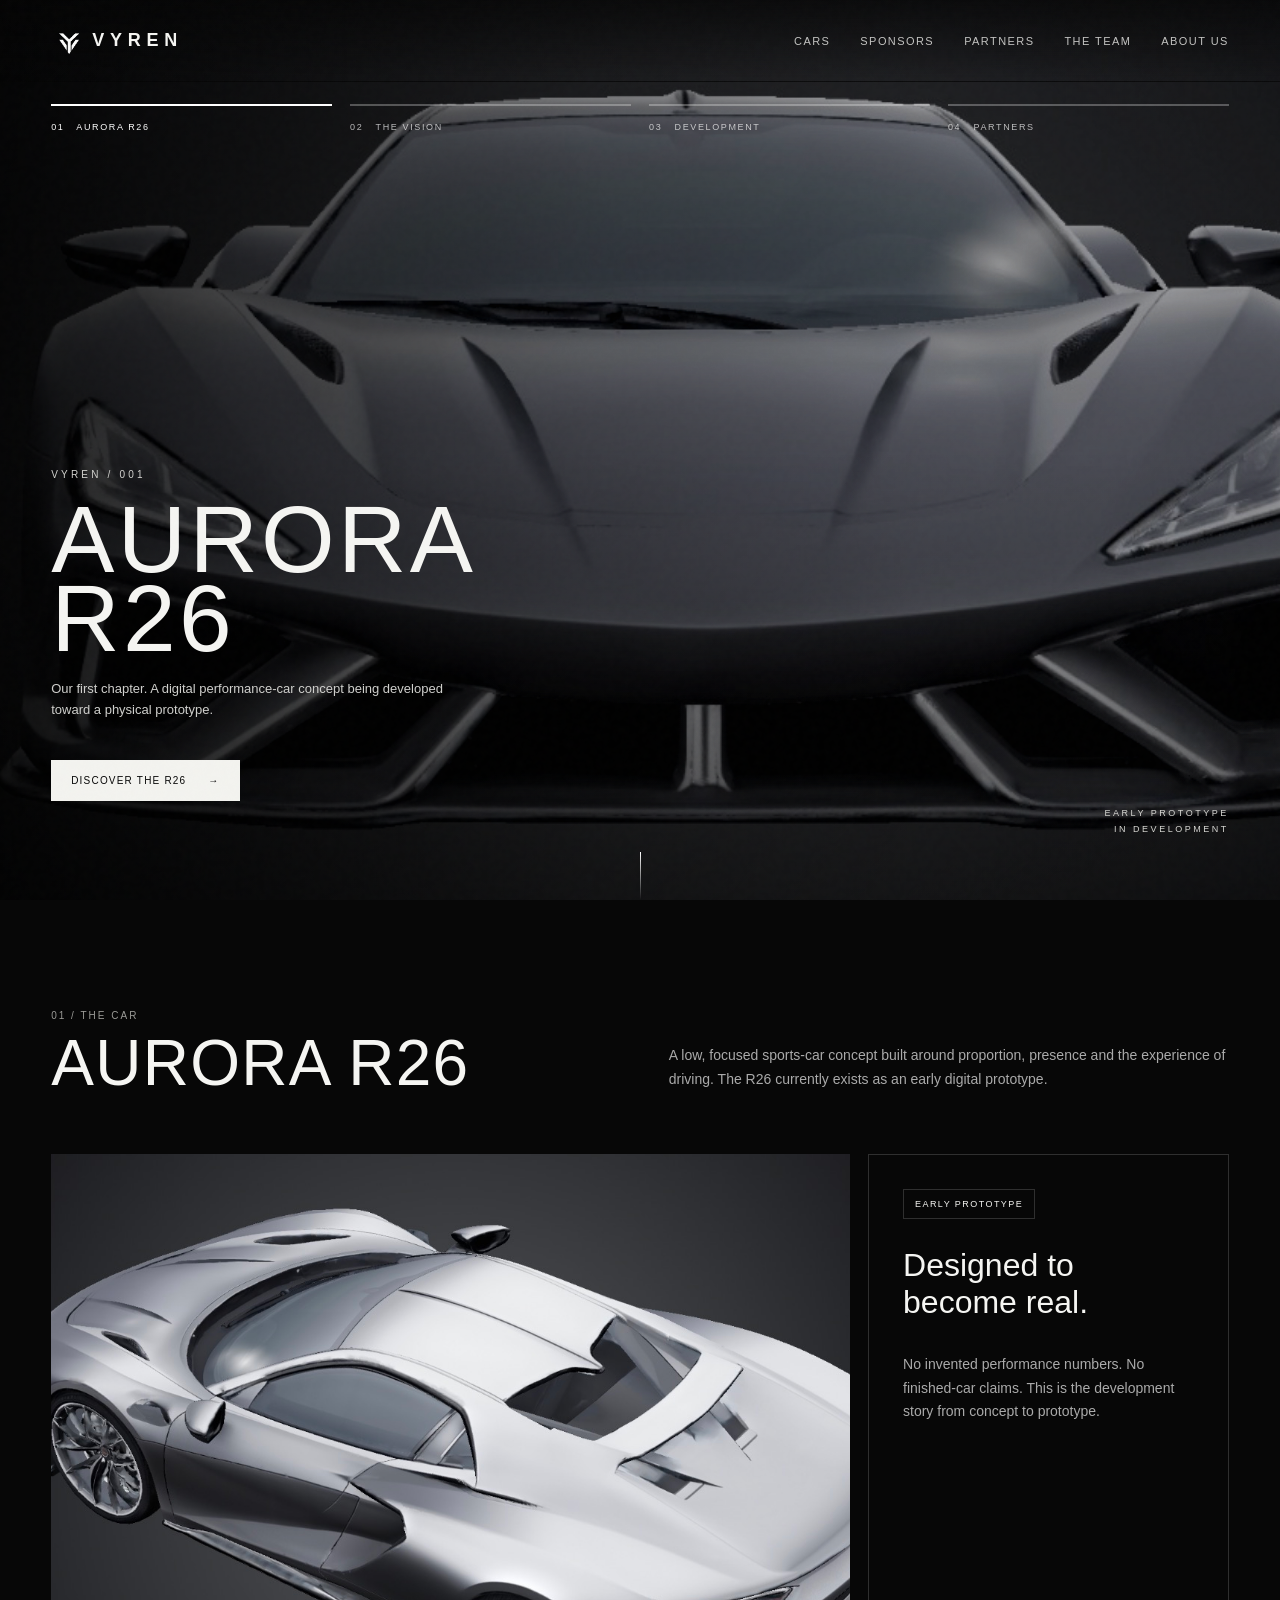
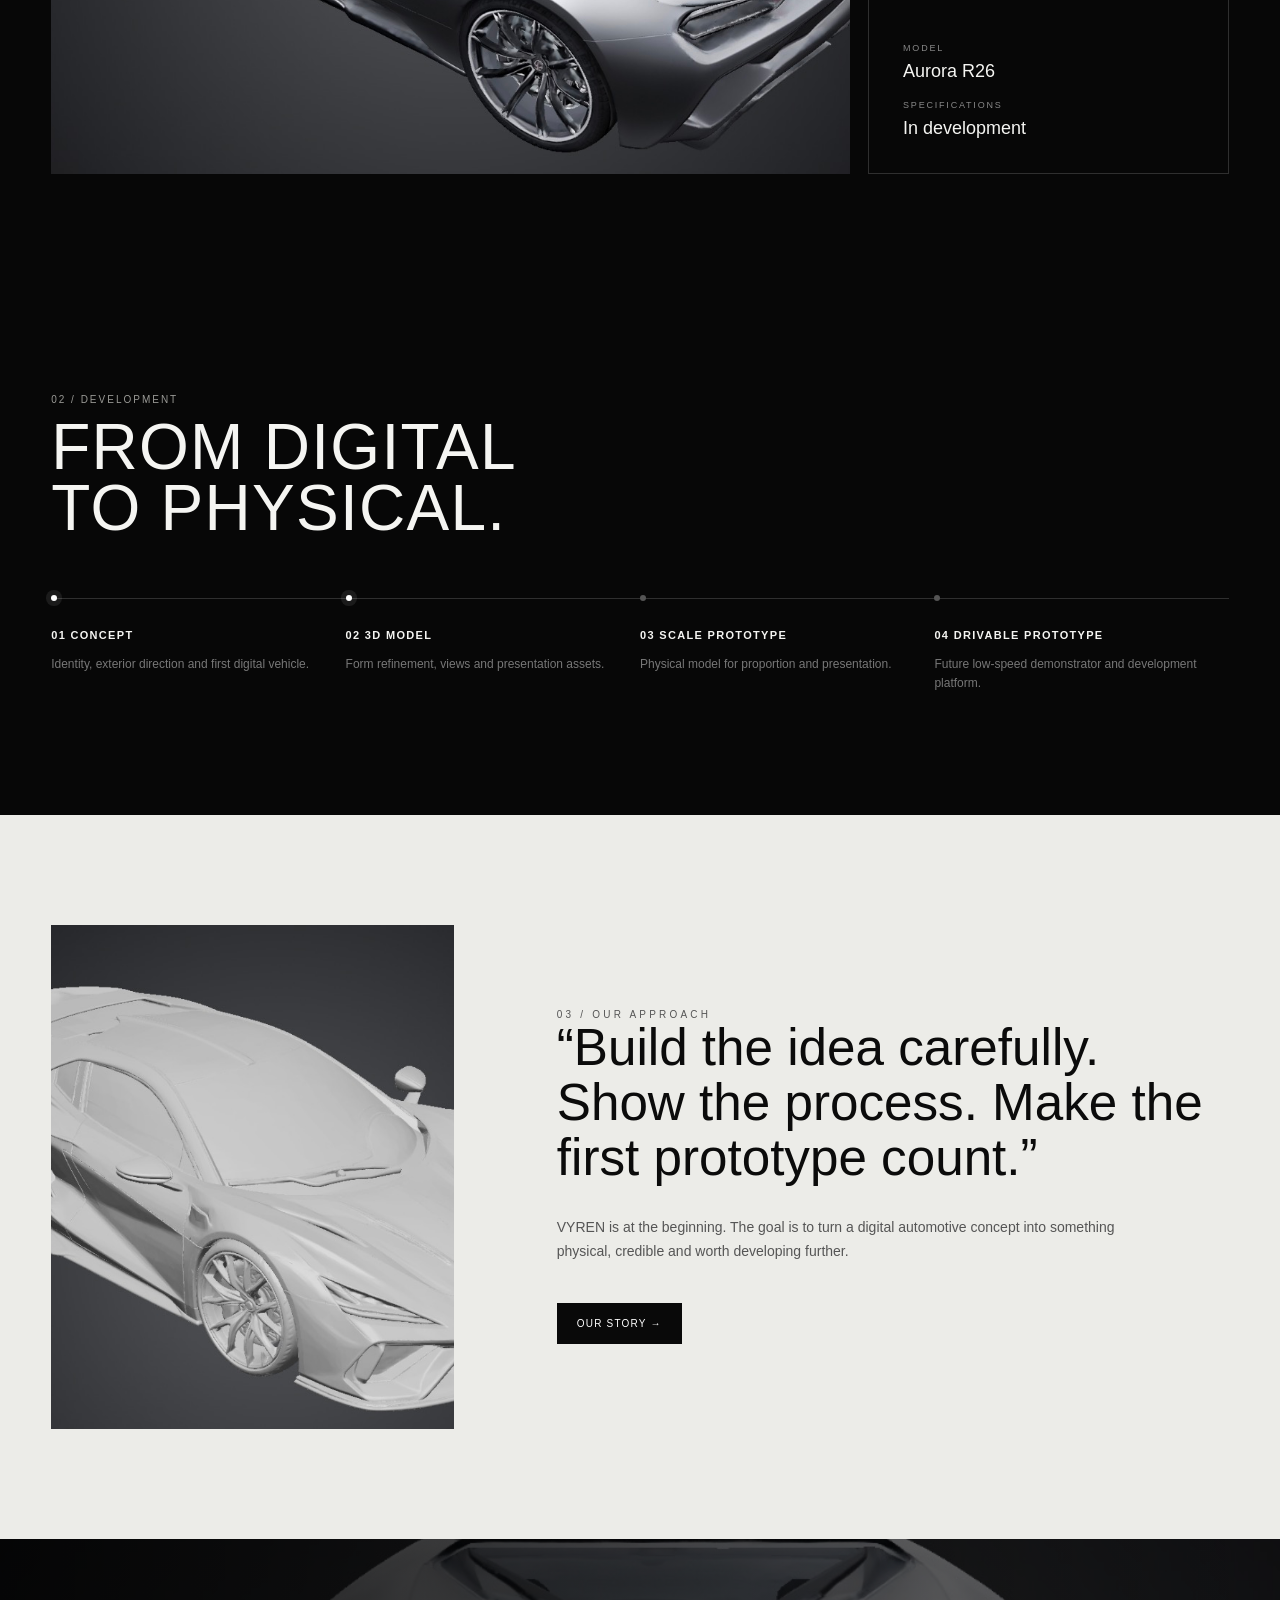
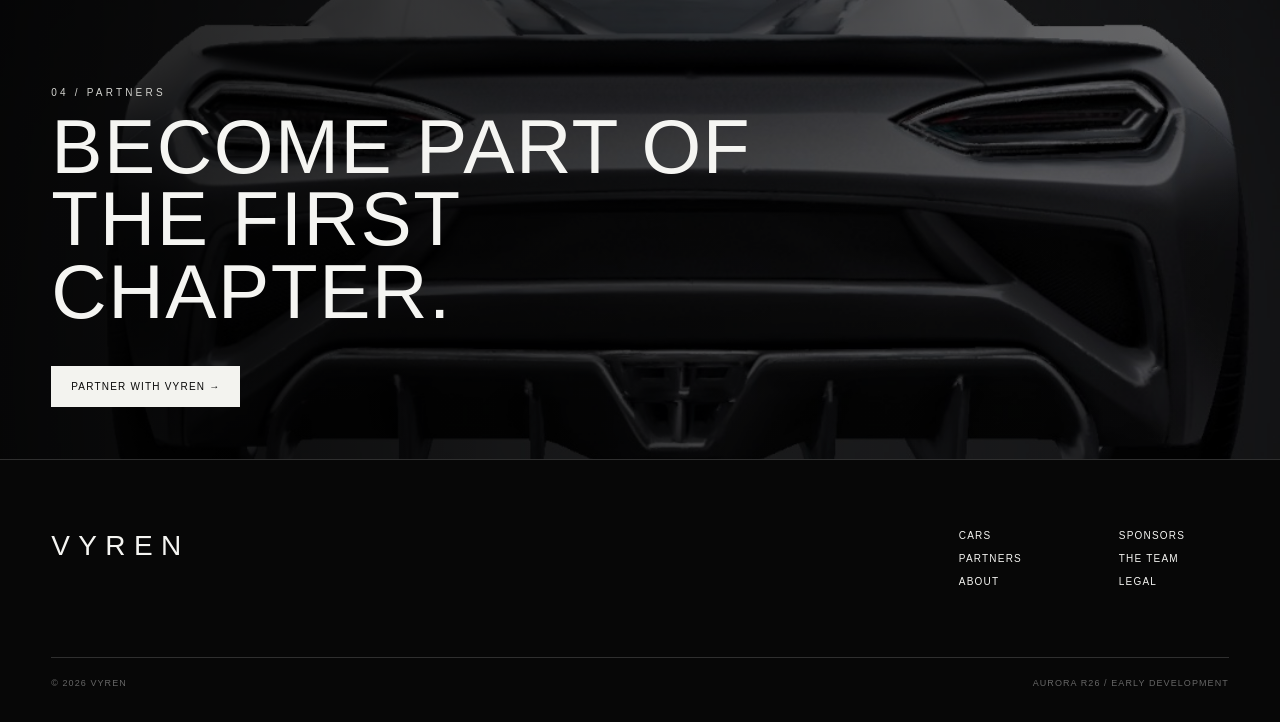
<file: index.html>
<!doctype html><html lang="en"><head><meta charset="utf-8"><meta name="viewport" content="width=device-width,initial-scale=1"><meta name="theme-color" content="#070707"><title>VYREN — Aurora R26</title><meta name="description" content="VYREN Aurora R26 — an early-stage performance car project moving from digital concept toward physical prototype."><link rel="stylesheet" href="styles.css"></head><body>
<header class="header"><a class="brand" href="index.html"><img src="assets/vyren-mark.png" alt="VYREN mark">VYREN</a><nav class="nav"><a href="cars.html">Cars</a><a href="sponsors.html">Sponsors</a><a href="partners.html">Partners</a><a href="team.html">The Team</a><a href="about.html">About Us</a></nav><button class="menu" aria-label="Menu">☰</button></header>
<main>
<section class="hero">
<div class="slides">
<div class="slide active"><img src="assets/front.jpeg" alt="Aurora R26 front view"></div>
<div class="slide"><img src="assets/front-top.jpeg" alt="Aurora R26 upper front view"></div>
<div class="slide"><img src="assets/rear-three-quarter.jpeg" alt="Aurora R26 rear three-quarter view"></div>
<div class="slide"><img src="assets/rear.jpeg" alt="Aurora R26 rear view"></div>
</div>
<div class="storybar"><button class="story active"><span class="track"><span class="fill"></span></span><span class="story-label">01&nbsp;&nbsp; AURORA R26</span></button><button class="story"><span class="track"><span class="fill"></span></span><span class="story-label">02&nbsp;&nbsp; THE VISION</span></button><button class="story"><span class="track"><span class="fill"></span></span><span class="story-label">03&nbsp;&nbsp; DEVELOPMENT</span></button><button class="story"><span class="track"><span class="fill"></span></span><span class="story-label">04&nbsp;&nbsp; PARTNERS</span></button></div>
<div class="hero-copy"><div class="eyebrow">VYREN / 001</div><h1><span>AURORA</span><span>R26</span></h1><p>Our first chapter. A digital performance-car concept being developed toward a physical prototype.</p><a class="btn" href="aurora-r26.html">Discover the R26 <span>→</span></a></div>
<div class="hero-meta">EARLY PROTOTYPE<br>IN DEVELOPMENT</div><div class="scrollcue"></div>
</section>
<section class="section"><div class="section-head reveal"><div><div class="section-index">01 / THE CAR</div><h2>AURORA R26</h2></div><p class="lead">A low, focused sports-car concept built around proportion, presence and the experience of driving. The R26 currently exists as an early digital prototype.</p></div><div class="feature reveal"><div class="feature-media"><img src="assets/rear-three-quarter.jpeg" alt="Aurora R26 concept"></div><div class="feature-side"><div><span class="status">Early prototype</span><h3 style="font-size:32px;font-weight:400;margin-top:28px">Designed to become real.</h3><p class="lead">No invented performance numbers. No finished-car claims. This is the development story from concept to prototype.</p></div><div><div class="spec-label">Model</div><div class="spec-value">Aurora R26</div><br><div class="spec-label">Specifications</div><div class="spec-value">In development</div></div></div></div></section>
<section class="section"><div class="section-head reveal"><div><div class="section-index">02 / DEVELOPMENT</div><h2>FROM DIGITAL<br>TO PHYSICAL.</h2></div></div><div class="timeline reveal"><div class="step current"><b>01 Concept</b><p>Identity, exterior direction and first digital vehicle.</p></div><div class="step current"><b>02 3D Model</b><p>Form refinement, views and presentation assets.</p></div><div class="step"><b>03 Scale Prototype</b><p>Physical model for proportion and presentation.</p></div><div class="step"><b>04 Drivable Prototype</b><p>Future low-speed demonstrator and development platform.</p></div></div></section>
<section class="section light"><div class="editorial reveal"><img src="assets/front-three-quarter-clay.jpeg" alt="Aurora R26 development model"><div><div class="kicker" style="color:#555">03 / OUR APPROACH</div><p class="quote">“Build the idea carefully. Show the process. Make the first prototype count.”</p><p class="lead">VYREN is at the beginning. The goal is to turn a digital automotive concept into something physical, credible and worth developing further.</p><a class="btn" style="background:#090909;color:white" href="about.html">Our story →</a></div></div></section>
<section class="cta-band"><img src="assets/rear.jpeg" alt="Aurora R26 rear"><div class="cta-content reveal"><div class="kicker">04 / PARTNERS</div><h2>BECOME PART OF<br>THE FIRST CHAPTER.</h2><a class="btn" href="sponsors.html">Partner with VYREN →</a></div></section>
</main>
<footer class="footer"><div class="footer-top"><div class="footer-brand">VYREN</div><div class="footer-nav"><a href="cars.html">Cars</a><a href="sponsors.html">Sponsors</a><a href="partners.html">Partners</a><a href="team.html">The Team</a><a href="about.html">About</a><a href="legal.html">Legal</a></div></div><div class="footer-bottom"><span>© 2026 VYREN</span><span>Aurora R26 / Early Development</span></div></footer><script src="script.js"></script></body></html>
</file>
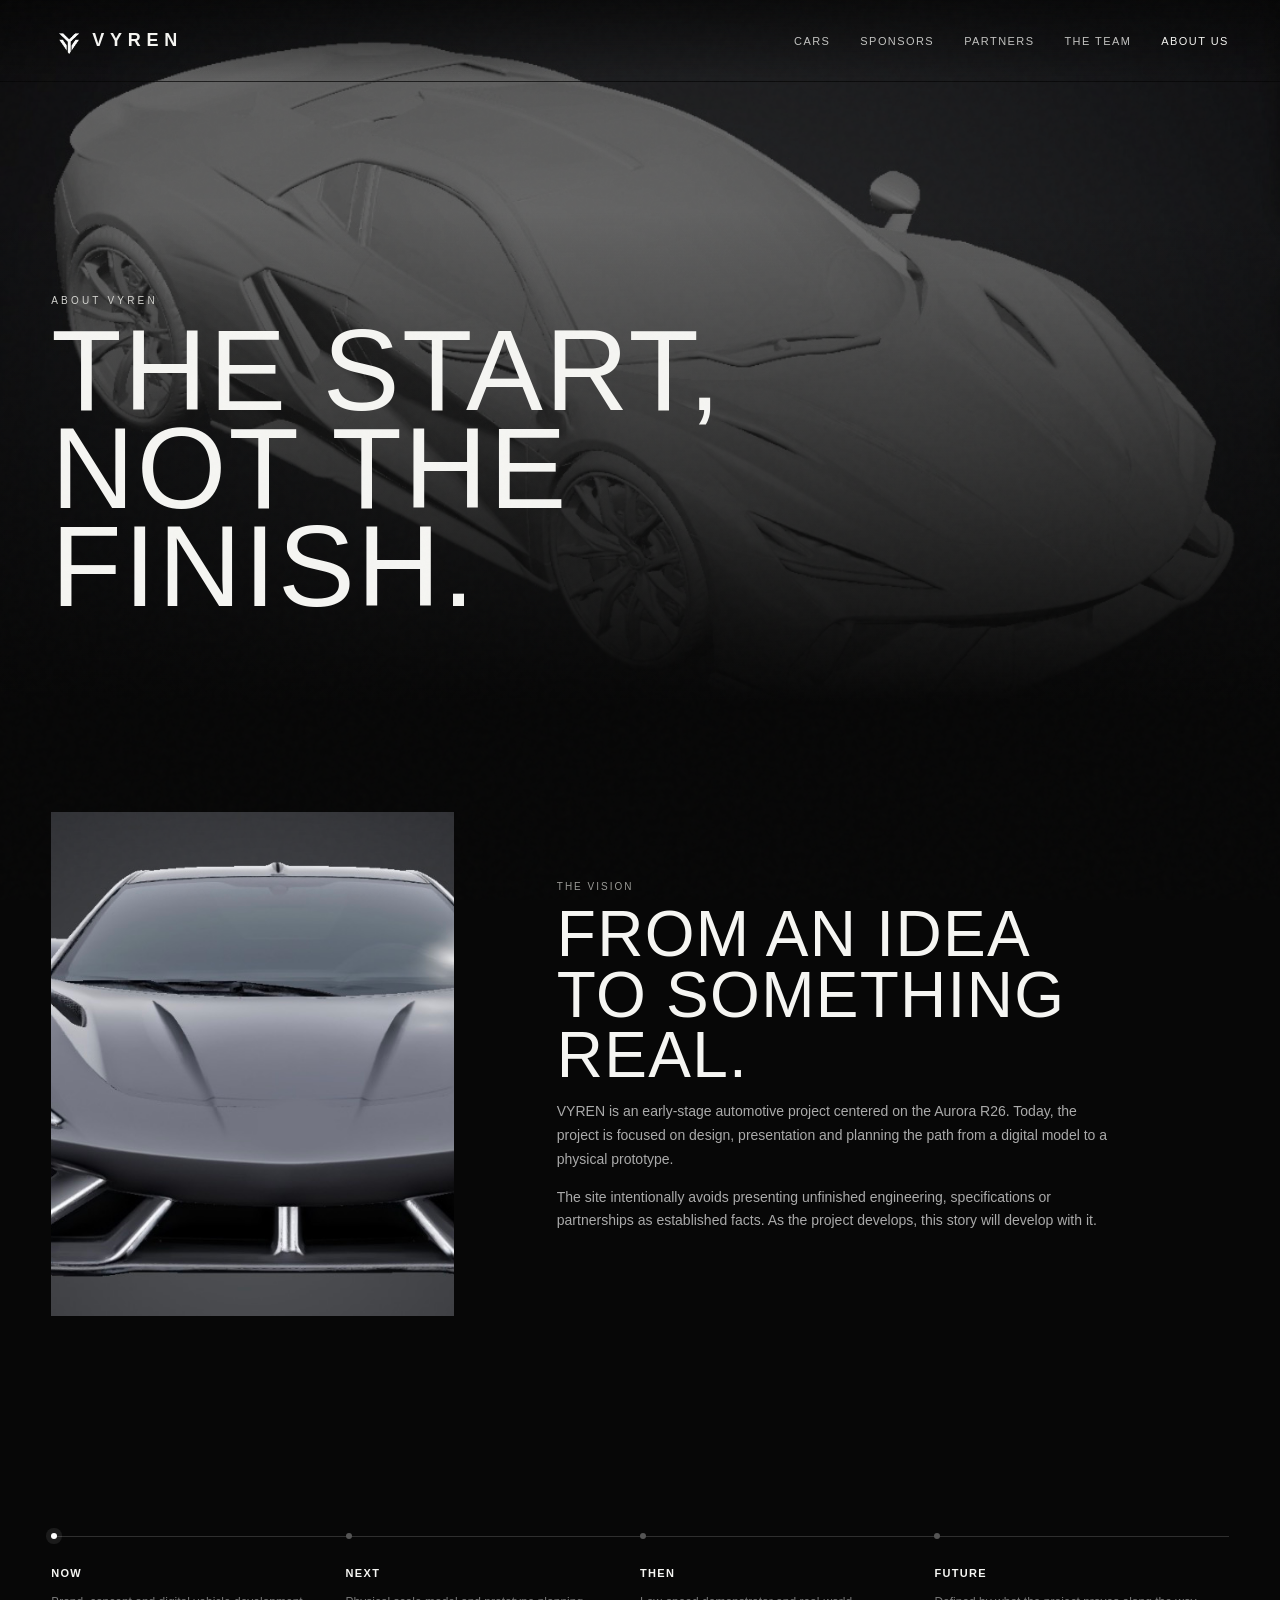
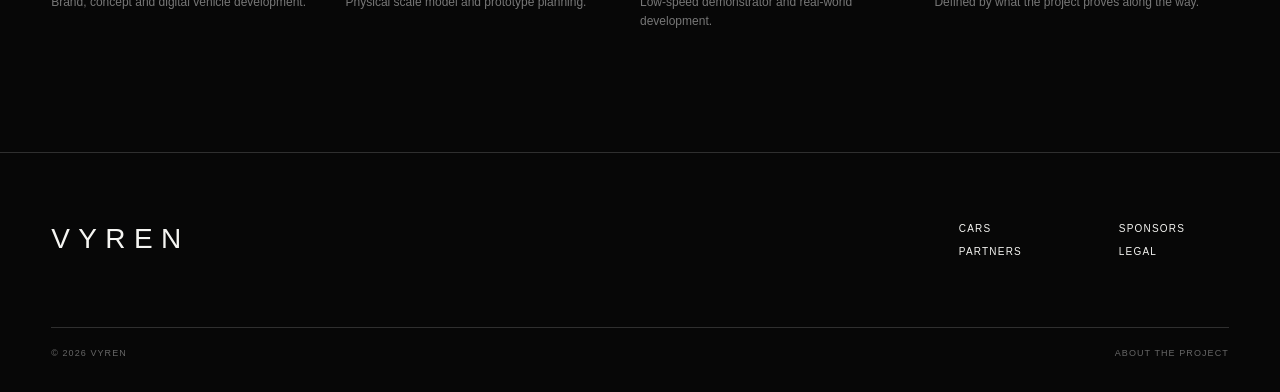
<file: about.html>
<!doctype html><html lang="en"><head><meta charset="utf-8"><meta name="viewport" content="width=device-width,initial-scale=1"><title>About — VYREN</title><link rel="stylesheet" href="styles.css"></head><body><header class="header"><a class="brand" href="index.html"><img src="assets/vyren-mark.png" alt="VYREN">VYREN</a><nav class="nav"><a href="cars.html">Cars</a><a href="sponsors.html">Sponsors</a><a href="partners.html">Partners</a><a href="team.html">The Team</a><a class="active" href="about.html">About Us</a></nav><button class="menu">☰</button></header><main><section class="page-hero has-image"><img src="assets/front-three-quarter-clay.jpeg" alt="Aurora R26 concept"><div class="inner"><div class="kicker">ABOUT VYREN</div><h1>THE START,<br>NOT THE FINISH.</h1></div></section><section class="section"><div class="editorial reveal"><img src="assets/front.jpeg" alt="Aurora R26"><div><div class="section-index">THE VISION</div><h2>FROM AN IDEA<br>TO SOMETHING REAL.</h2><p class="lead">VYREN is an early-stage automotive project centered on the Aurora R26. Today, the project is focused on design, presentation and planning the path from a digital model to a physical prototype.</p><p class="lead">The site intentionally avoids presenting unfinished engineering, specifications or partnerships as established facts. As the project develops, this story will develop with it.</p></div></div></section><section class="section"><div class="timeline reveal"><div class="step current"><b>Now</b><p>Brand, concept and digital vehicle development.</p></div><div class="step"><b>Next</b><p>Physical scale model and prototype planning.</p></div><div class="step"><b>Then</b><p>Low-speed demonstrator and real-world development.</p></div><div class="step"><b>Future</b><p>Defined by what the project proves along the way.</p></div></div></section></main><footer class="footer"><div class="footer-top"><div class="footer-brand">VYREN</div><div class="footer-nav"><a href="cars.html">Cars</a><a href="sponsors.html">Sponsors</a><a href="partners.html">Partners</a><a href="legal.html">Legal</a></div></div><div class="footer-bottom"><span>© 2026 VYREN</span><span>About the project</span></div></footer><script src="script.js"></script></body></html>
</file>
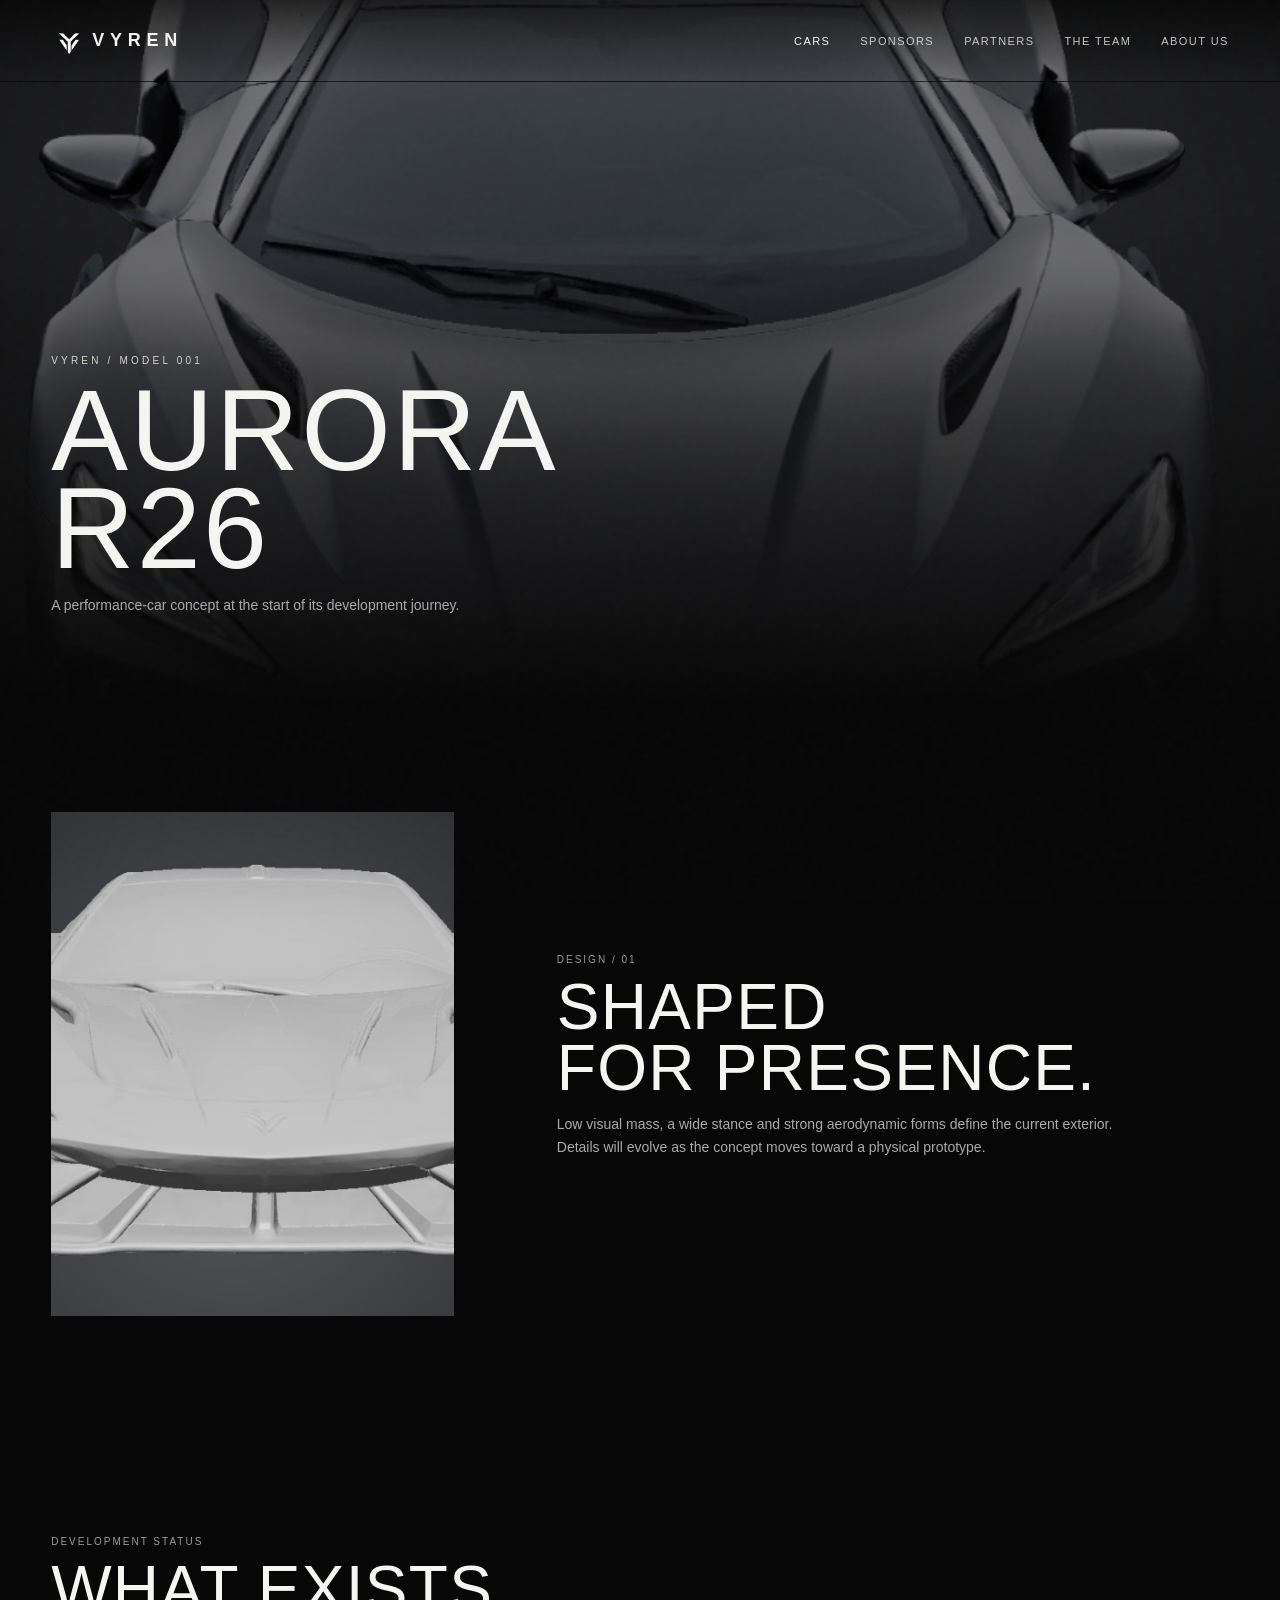
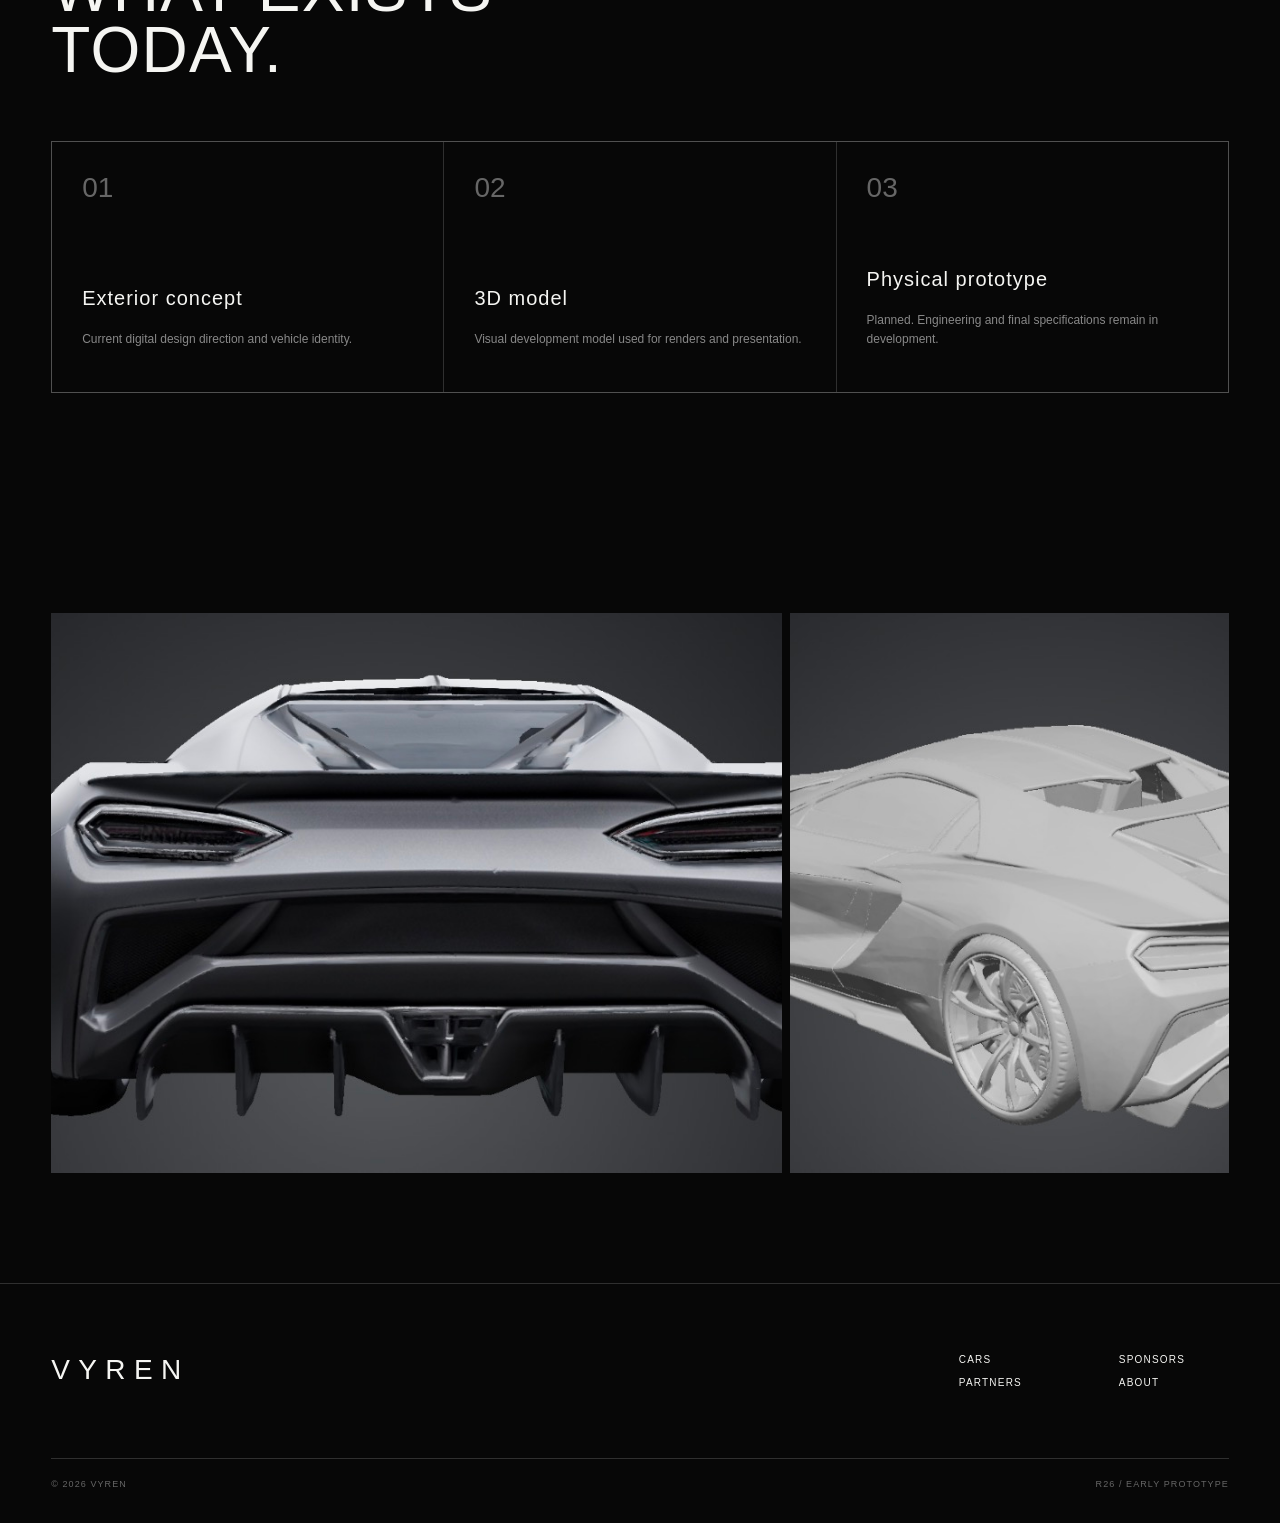
<file: aurora-r26.html>
<!doctype html><html lang="en"><head><meta charset="utf-8"><meta name="viewport" content="width=device-width,initial-scale=1"><title>Aurora R26 — VYREN</title><link rel="stylesheet" href="styles.css"></head><body><header class="header"><a class="brand" href="index.html"><img src="assets/vyren-mark.png" alt="VYREN">VYREN</a><nav class="nav"><a class="active" href="cars.html">Cars</a><a href="sponsors.html">Sponsors</a><a href="partners.html">Partners</a><a href="team.html">The Team</a><a href="about.html">About Us</a></nav><button class="menu">☰</button></header><main><section class="page-hero has-image"><img src="assets/front-top.jpeg" alt="Aurora R26"><div class="inner"><div class="kicker">VYREN / MODEL 001</div><h1>AURORA<br>R26</h1><p class="lead">A performance-car concept at the start of its development journey.</p></div></section><section class="section"><div class="editorial reveal"><img src="assets/front-clay.jpeg" alt="Aurora R26 development surface"><div><div class="section-index">DESIGN / 01</div><h2>SHAPED<br>FOR PRESENCE.</h2><p class="lead">Low visual mass, a wide stance and strong aerodynamic forms define the current exterior. Details will evolve as the concept moves toward a physical prototype.</p></div></div></section><section class="section"><div class="section-head"><div><div class="section-index">DEVELOPMENT STATUS</div><h2>WHAT EXISTS<br>TODAY.</h2></div></div><div class="cards reveal"><div class="card"><div class="plus">01</div><div><h3>Exterior concept</h3><p>Current digital design direction and vehicle identity.</p></div></div><div class="card"><div class="plus">02</div><div><h3>3D model</h3><p>Visual development model used for renders and presentation.</p></div></div><div class="card"><div class="plus">03</div><div><h3>Physical prototype</h3><p>Planned. Engineering and final specifications remain in development.</p></div></div></div></section><section class="section"><div class="grid-gallery reveal"><img src="assets/rear.jpeg" alt="Aurora R26 rear"><img src="assets/rear-clay.jpeg" alt="Aurora R26 clay rear"></div></section></main><footer class="footer"><div class="footer-top"><div class="footer-brand">VYREN</div><div class="footer-nav"><a href="cars.html">Cars</a><a href="sponsors.html">Sponsors</a><a href="partners.html">Partners</a><a href="about.html">About</a></div></div><div class="footer-bottom"><span>© 2026 VYREN</span><span>R26 / Early prototype</span></div></footer><script src="script.js"></script></body></html>
</file>
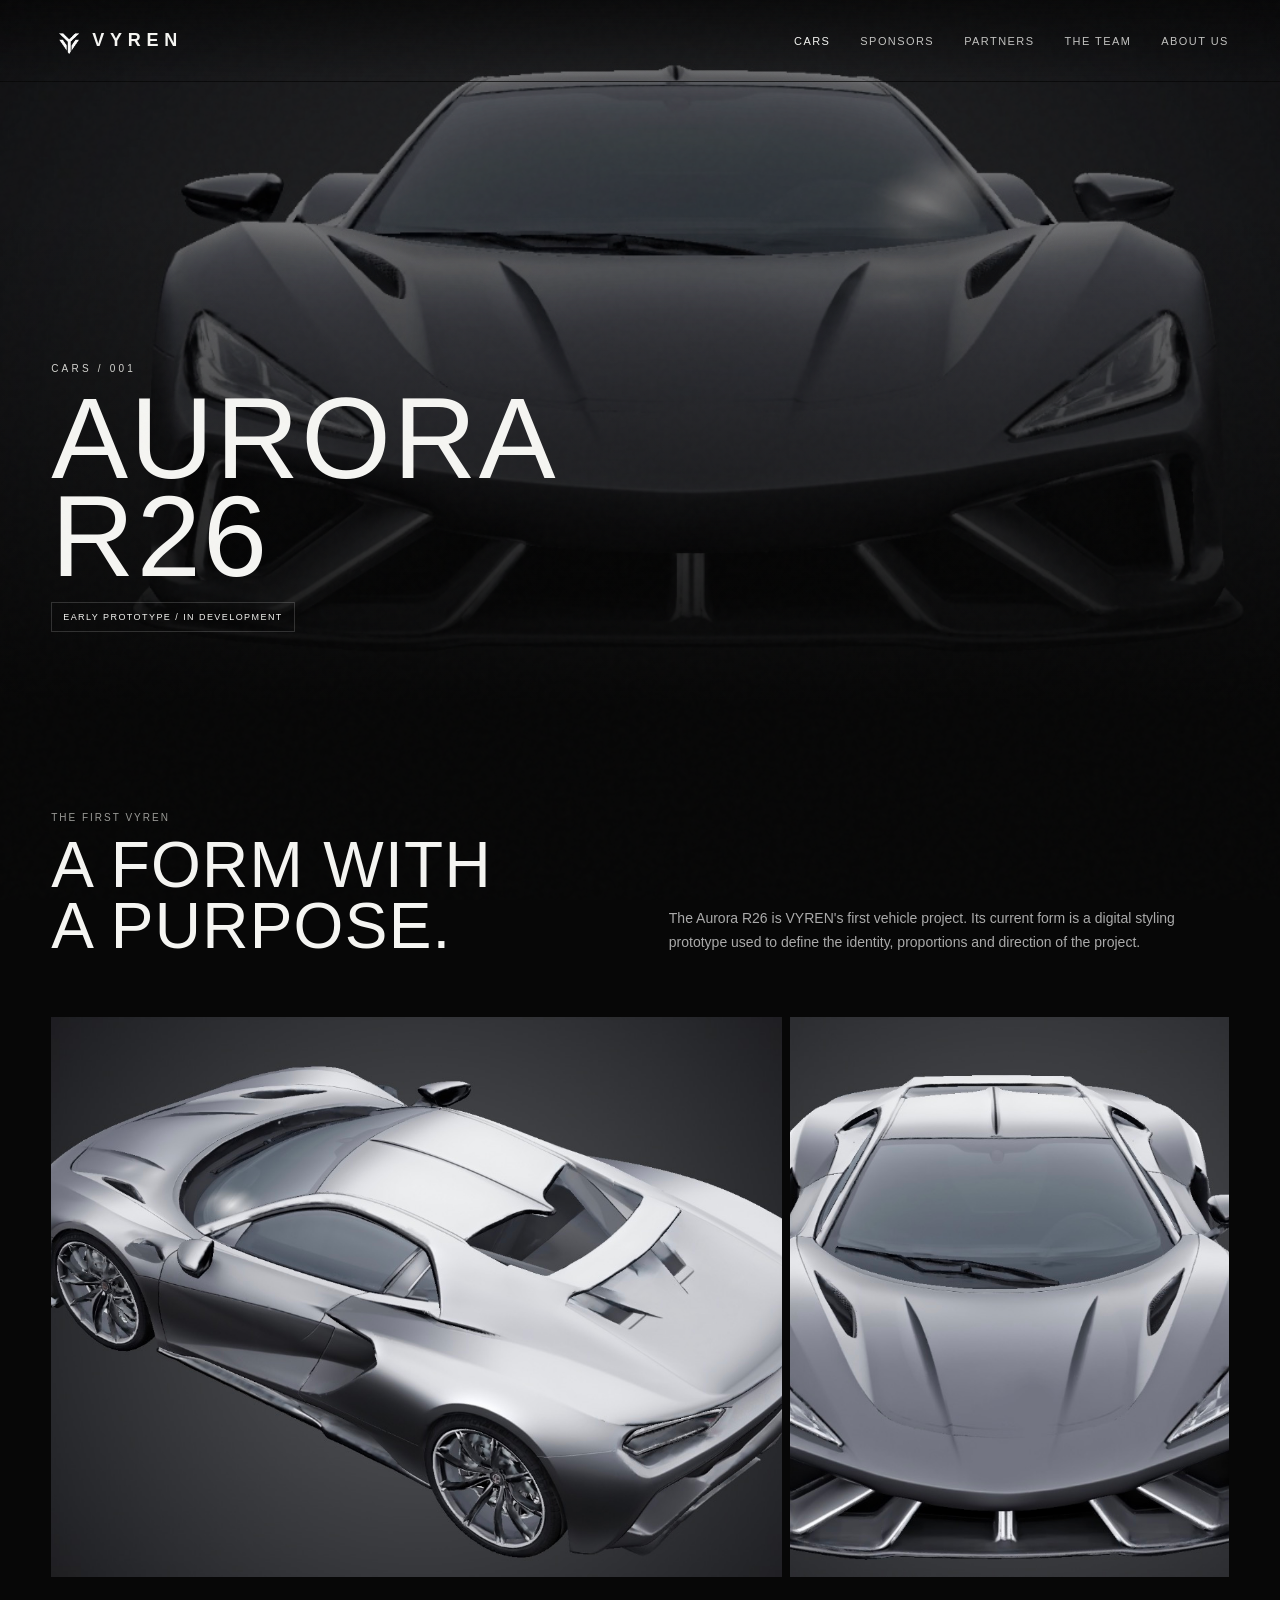
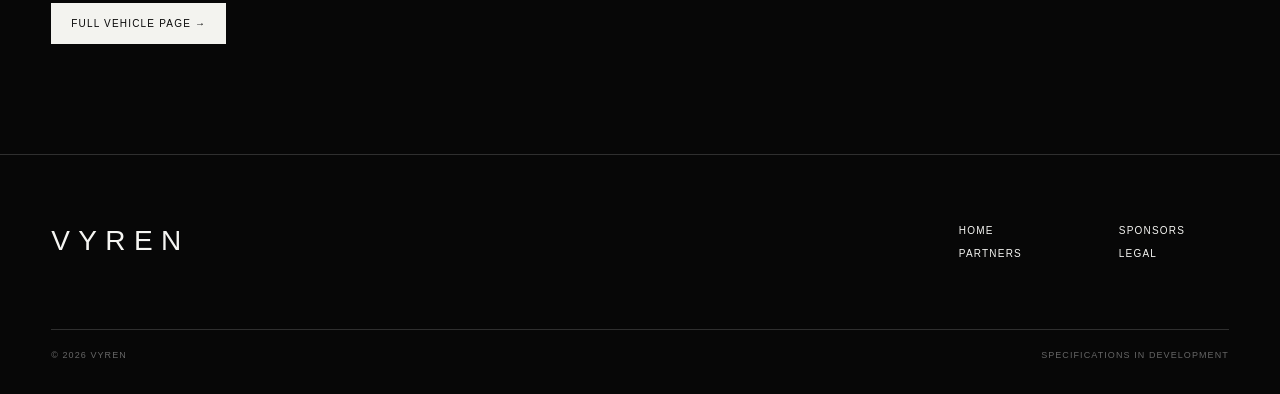
<file: cars.html>
<!doctype html><html lang="en"><head><meta charset="utf-8"><meta name="viewport" content="width=device-width,initial-scale=1"><title>Cars — VYREN</title><link rel="stylesheet" href="styles.css"></head><body><header class="header"><a class="brand" href="index.html"><img src="assets/vyren-mark.png" alt="VYREN">VYREN</a><nav class="nav"><a class="active" href="cars.html">Cars</a><a href="sponsors.html">Sponsors</a><a href="partners.html">Partners</a><a href="team.html">The Team</a><a href="about.html">About Us</a></nav><button class="menu">☰</button></header><main><section class="page-hero has-image"><img src="assets/front.jpeg" alt="Aurora R26"><div class="inner"><div class="kicker">CARS / 001</div><h1>AURORA<br>R26</h1><span class="status">Early prototype / in development</span></div></section><section class="section"><div class="section-head reveal"><div><div class="section-index">THE FIRST VYREN</div><h2>A FORM WITH<br>A PURPOSE.</h2></div><p class="lead">The Aurora R26 is VYREN's first vehicle project. Its current form is a digital styling prototype used to define the identity, proportions and direction of the project.</p></div><div class="grid-gallery reveal"><img src="assets/rear-three-quarter.jpeg" alt="R26 rear three quarter"><img src="assets/front-top.jpeg" alt="R26 front top"></div><a class="btn" href="aurora-r26.html">Full vehicle page →</a></section></main><footer class="footer"><div class="footer-top"><div class="footer-brand">VYREN</div><div class="footer-nav"><a href="index.html">Home</a><a href="sponsors.html">Sponsors</a><a href="partners.html">Partners</a><a href="legal.html">Legal</a></div></div><div class="footer-bottom"><span>© 2026 VYREN</span><span>Specifications in development</span></div></footer><script src="script.js"></script></body></html>
</file>
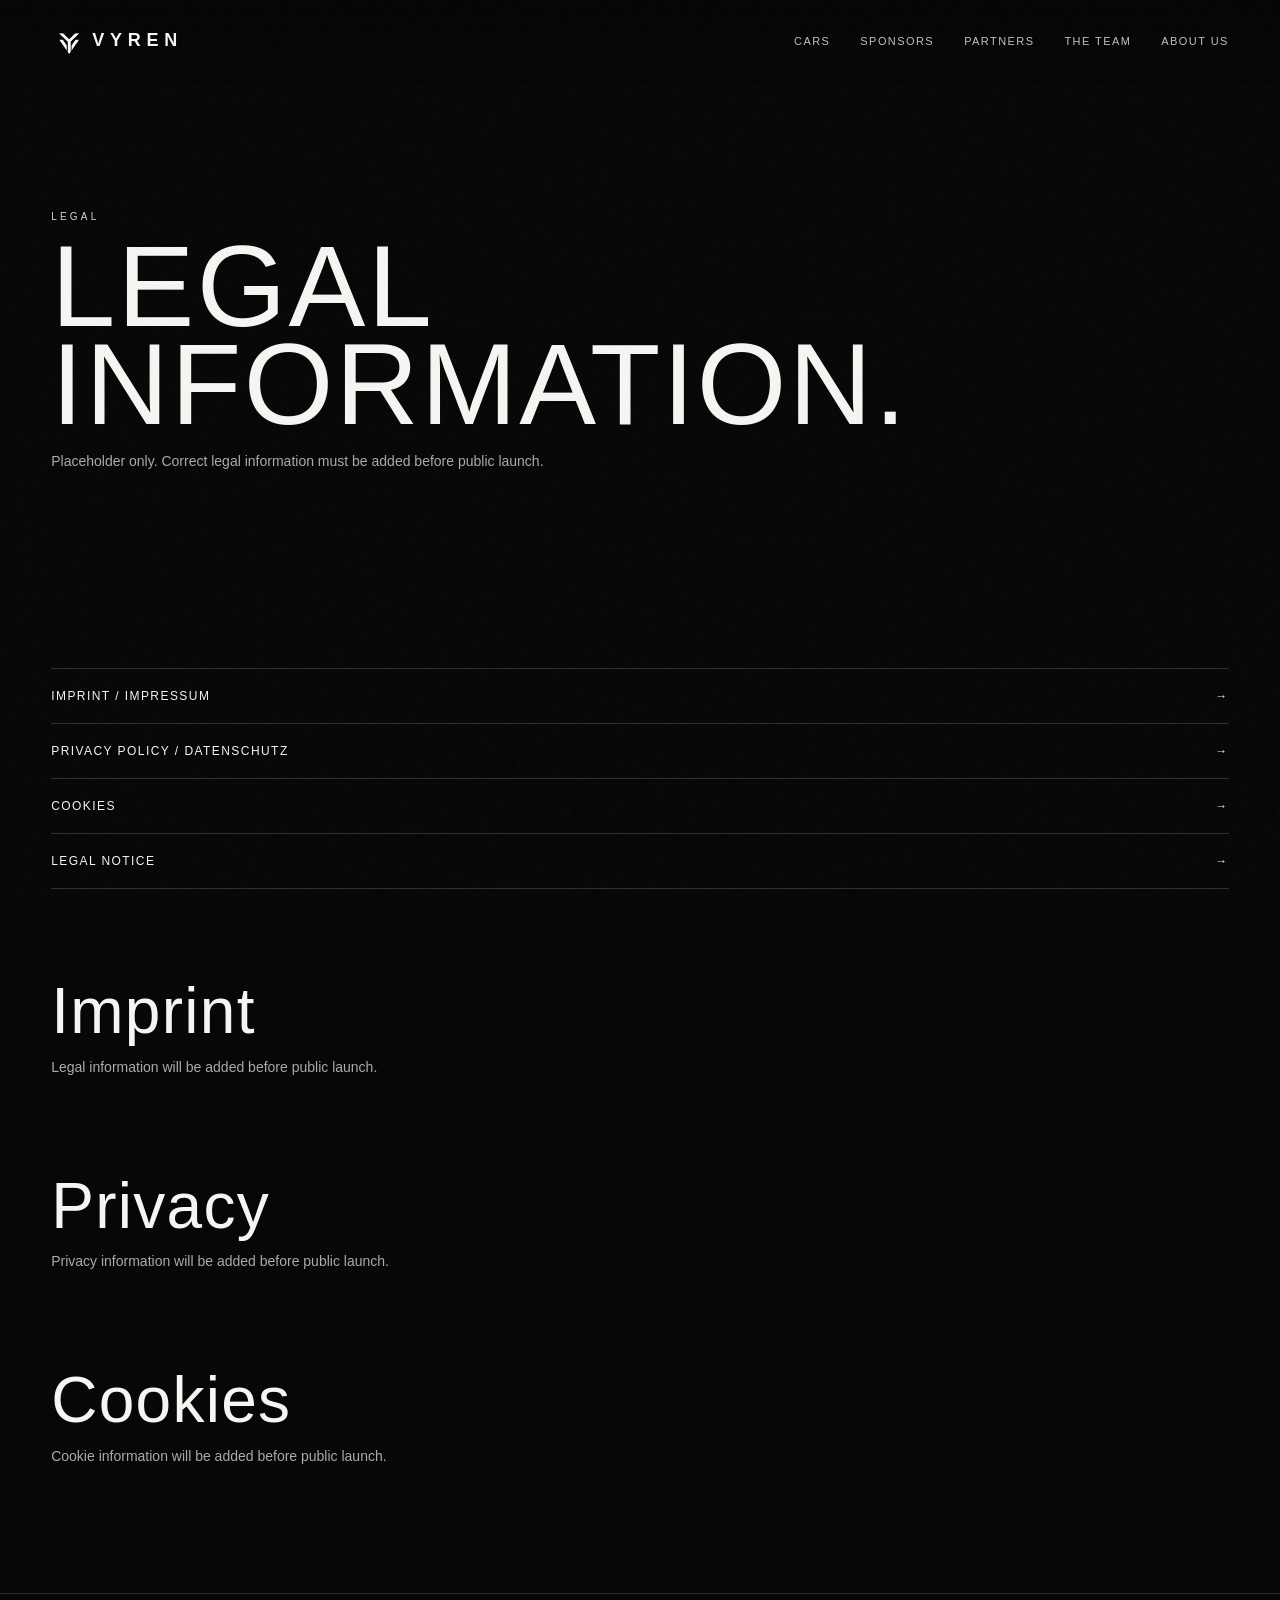
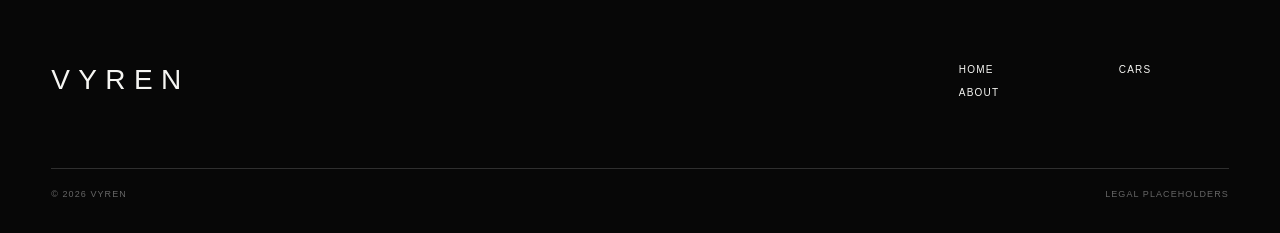
<file: legal.html>
<!doctype html><html lang="en"><head><meta charset="utf-8"><meta name="viewport" content="width=device-width,initial-scale=1"><title>Legal — VYREN</title><link rel="stylesheet" href="styles.css"></head><body><header class="header"><a class="brand" href="index.html"><img src="assets/vyren-mark.png" alt="VYREN">VYREN</a><nav class="nav"><a href="cars.html">Cars</a><a href="sponsors.html">Sponsors</a><a href="partners.html">Partners</a><a href="team.html">The Team</a><a href="about.html">About Us</a></nav><button class="menu">☰</button></header><main><section class="page-hero"><div class="inner"><div class="kicker">LEGAL</div><h1>LEGAL<br>INFORMATION.</h1><p class="lead">Placeholder only. Correct legal information must be added before public launch.</p></div></section><section class="section"><div class="legal-list"><a href="#imprint"><span>Imprint / Impressum</span><span>→</span></a><a href="#privacy"><span>Privacy Policy / Datenschutz</span><span>→</span></a><a href="#cookies"><span>Cookies</span><span>→</span></a><a href="#notice"><span>Legal Notice</span><span>→</span></a></div><div style="height:80px"></div><div id="imprint"><h2>Imprint</h2><p class="lead">Legal information will be added before public launch.</p></div><div style="height:70px"></div><div id="privacy"><h2>Privacy</h2><p class="lead">Privacy information will be added before public launch.</p></div><div style="height:70px"></div><div id="cookies"><h2>Cookies</h2><p class="lead">Cookie information will be added before public launch.</p></div></section></main><footer class="footer"><div class="footer-top"><div class="footer-brand">VYREN</div><div class="footer-nav"><a href="index.html">Home</a><a href="cars.html">Cars</a><a href="about.html">About</a></div></div><div class="footer-bottom"><span>© 2026 VYREN</span><span>Legal placeholders</span></div></footer><script src="script.js"></script></body></html>
</file>
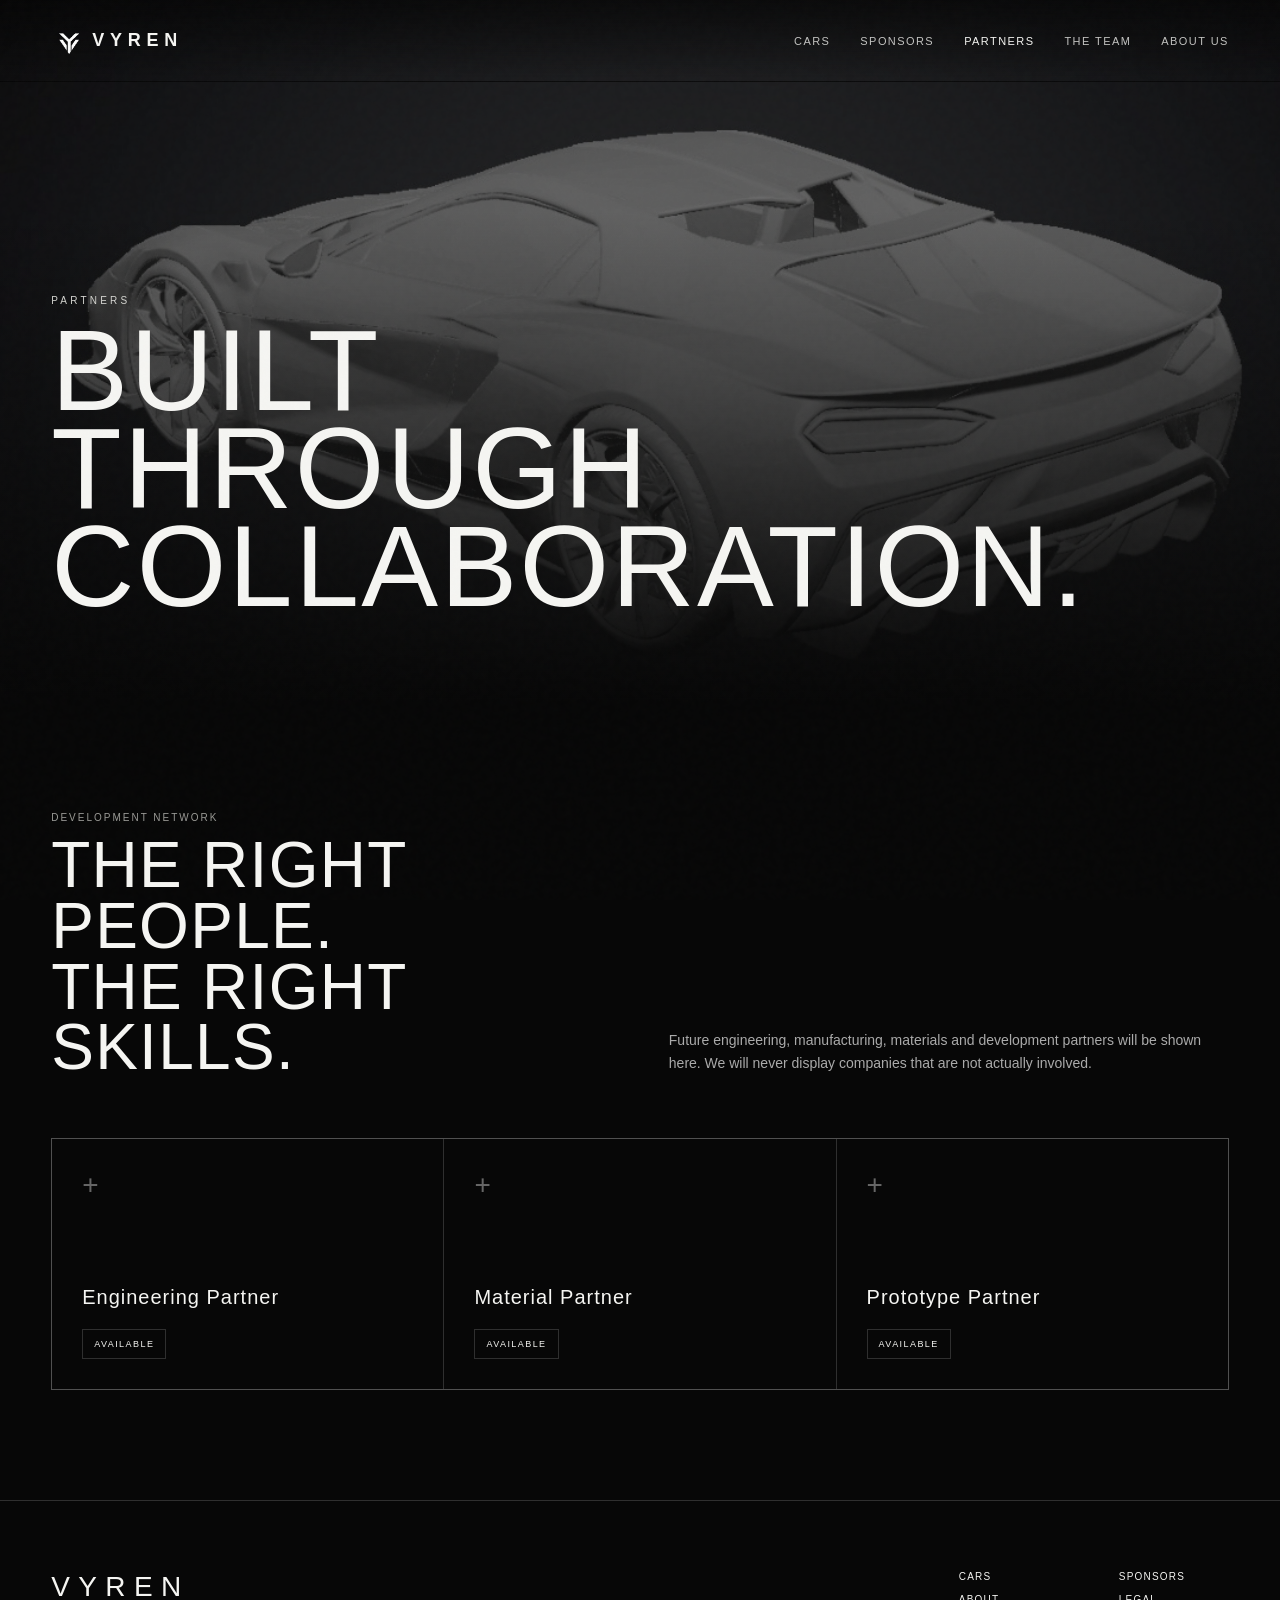
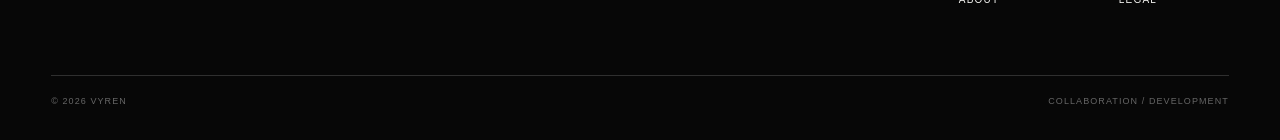
<file: partners.html>
<!doctype html><html lang="en"><head><meta charset="utf-8"><meta name="viewport" content="width=device-width,initial-scale=1"><title>Partners — VYREN</title><link rel="stylesheet" href="styles.css"></head><body><header class="header"><a class="brand" href="index.html"><img src="assets/vyren-mark.png" alt="VYREN">VYREN</a><nav class="nav"><a href="cars.html">Cars</a><a href="sponsors.html">Sponsors</a><a class="active" href="partners.html">Partners</a><a href="team.html">The Team</a><a href="about.html">About Us</a></nav><button class="menu">☰</button></header><main><section class="page-hero has-image"><img src="assets/rear-clay.jpeg" alt="Aurora development model"><div class="inner"><div class="kicker">PARTNERS</div><h1>BUILT THROUGH<br>COLLABORATION.</h1></div></section><section class="section"><div class="section-head"><div><div class="section-index">DEVELOPMENT NETWORK</div><h2>THE RIGHT PEOPLE.<br>THE RIGHT SKILLS.</h2></div><p class="lead">Future engineering, manufacturing, materials and development partners will be shown here. We will never display companies that are not actually involved.</p></div><div class="cards reveal"><div class="card"><div class="plus">+</div><div><h3>Engineering Partner</h3><span class="status">Available</span></div></div><div class="card"><div class="plus">+</div><div><h3>Material Partner</h3><span class="status">Available</span></div></div><div class="card"><div class="plus">+</div><div><h3>Prototype Partner</h3><span class="status">Available</span></div></div></div></section></main><footer class="footer"><div class="footer-top"><div class="footer-brand">VYREN</div><div class="footer-nav"><a href="cars.html">Cars</a><a href="sponsors.html">Sponsors</a><a href="about.html">About</a><a href="legal.html">Legal</a></div></div><div class="footer-bottom"><span>© 2026 VYREN</span><span>Collaboration / development</span></div></footer><script src="script.js"></script></body></html>
</file>
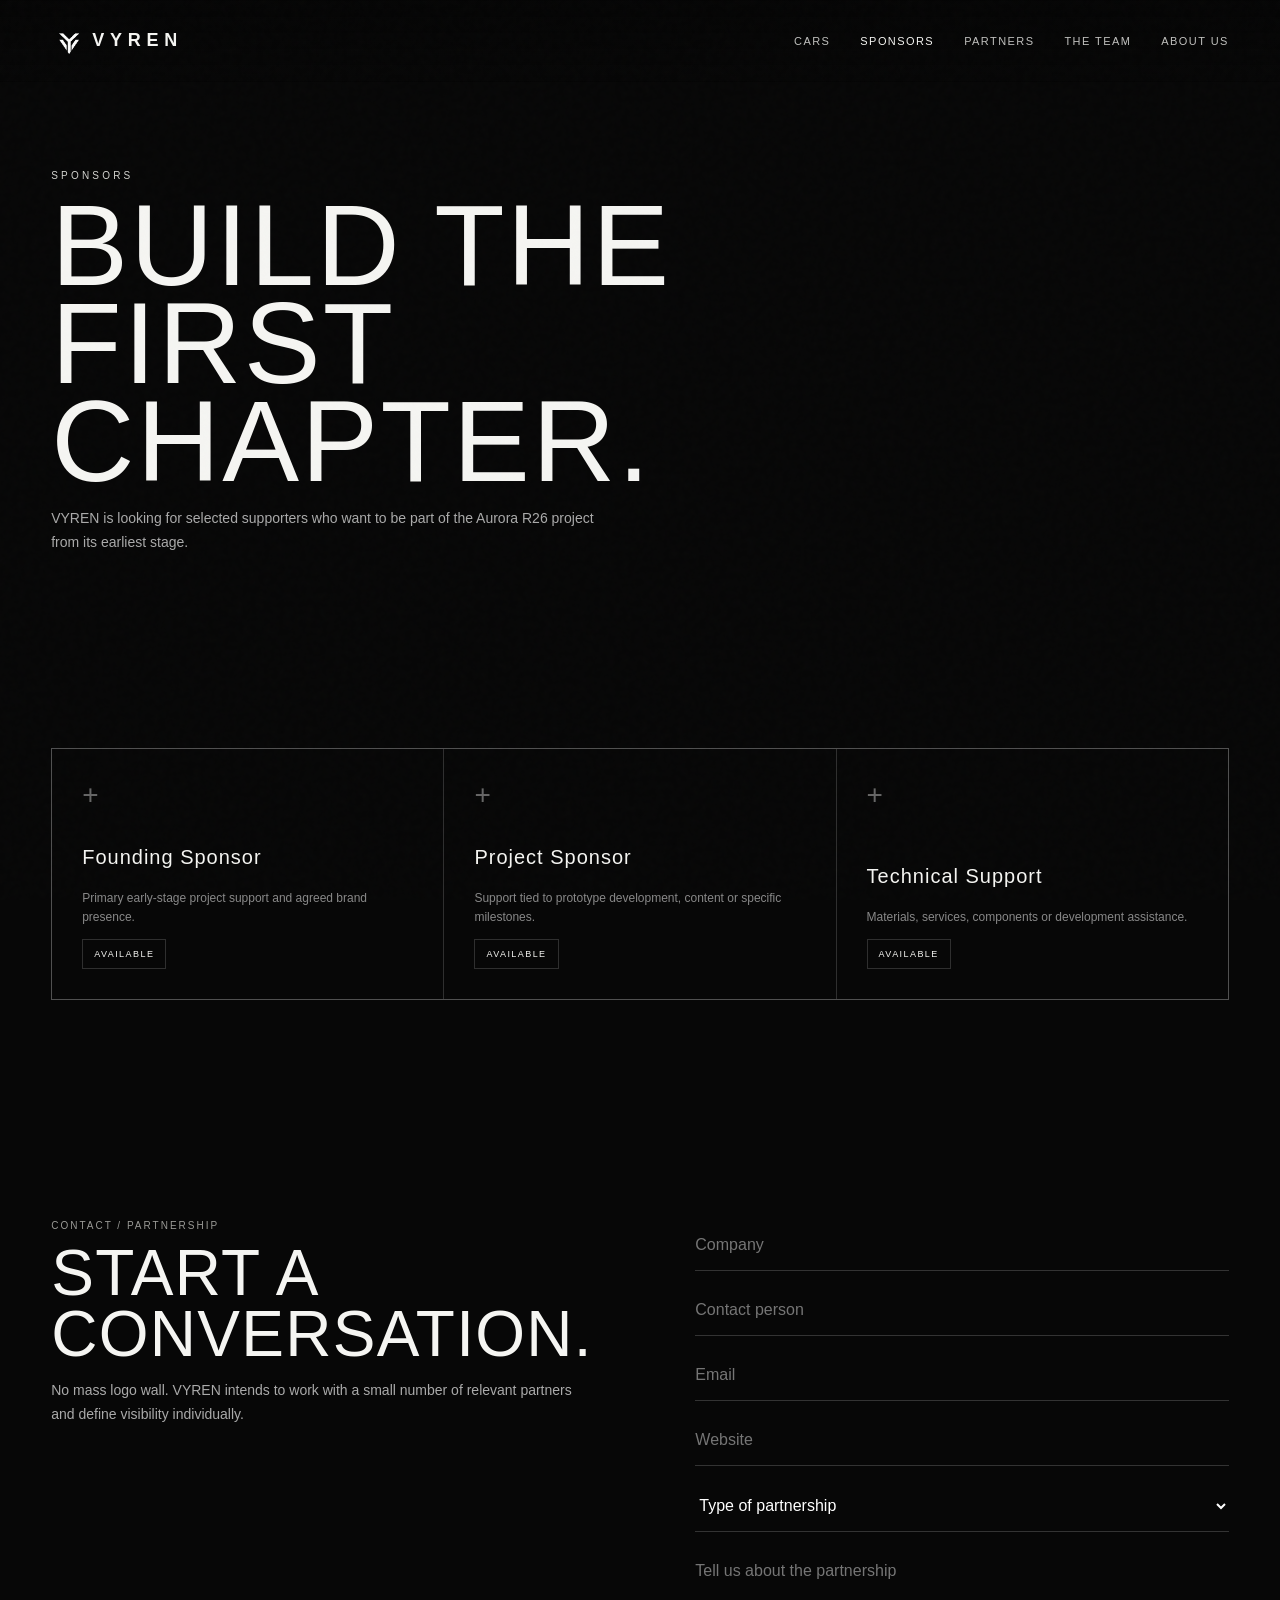
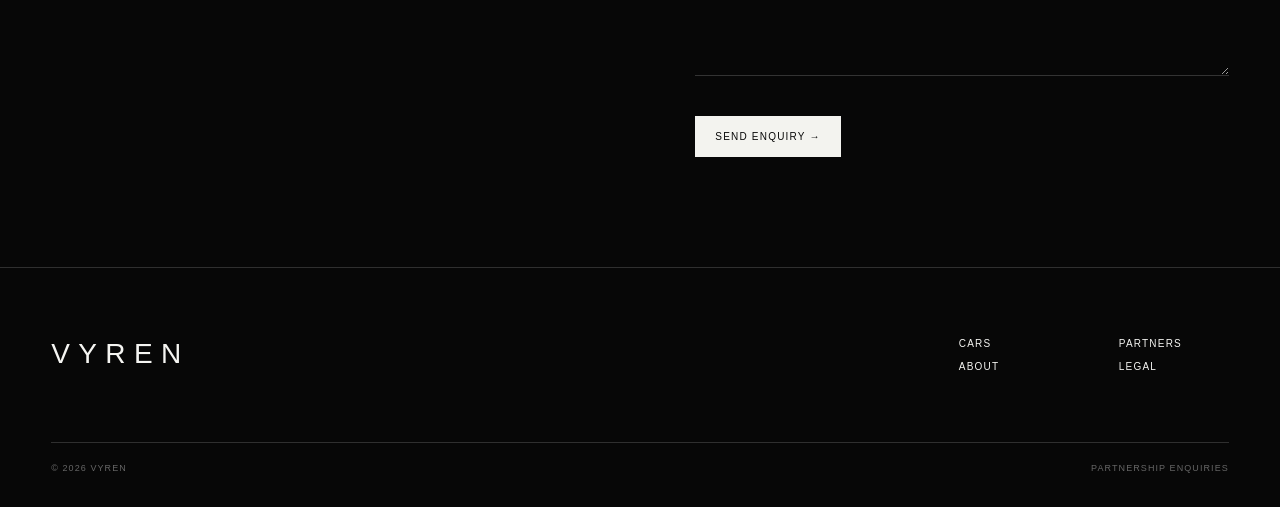
<file: sponsors.html>
<!doctype html><html lang="en"><head><meta charset="utf-8"><meta name="viewport" content="width=device-width,initial-scale=1"><title>Sponsors — VYREN</title><link rel="stylesheet" href="styles.css"></head><body><header class="header"><a class="brand" href="index.html"><img src="assets/vyren-mark.png" alt="VYREN">VYREN</a><nav class="nav"><a href="cars.html">Cars</a><a class="active" href="sponsors.html">Sponsors</a><a href="partners.html">Partners</a><a href="team.html">The Team</a><a href="about.html">About Us</a></nav><button class="menu">☰</button></header><main><section class="page-hero"><div class="inner"><div class="kicker">SPONSORS</div><h1>BUILD THE<br>FIRST CHAPTER.</h1><p class="lead">VYREN is looking for selected supporters who want to be part of the Aurora R26 project from its earliest stage.</p></div></section><section class="section"><div class="cards reveal"><div class="card"><div class="plus">+</div><div><h3>Founding Sponsor</h3><p>Primary early-stage project support and agreed brand presence.</p><span class="status">Available</span></div></div><div class="card"><div class="plus">+</div><div><h3>Project Sponsor</h3><p>Support tied to prototype development, content or specific milestones.</p><span class="status">Available</span></div></div><div class="card"><div class="plus">+</div><div><h3>Technical Support</h3><p>Materials, services, components or development assistance.</p><span class="status">Available</span></div></div></div></section><section class="section"><div class="contact reveal"><div><div class="section-index">CONTACT / PARTNERSHIP</div><h2>START A<br>CONVERSATION.</h2><p class="lead">No mass logo wall. VYREN intends to work with a small number of relevant partners and define visibility individually.</p></div><form class="form" onsubmit="event.preventDefault();alert('Demo form — connect this to your email/form provider before launch.')"><input required placeholder="Company"><input required placeholder="Contact person"><input required type="email" placeholder="Email"><input placeholder="Website"><select><option>Type of partnership</option><option>Financial sponsorship</option><option>Technical / materials</option><option>Content / media</option><option>Other</option></select><textarea placeholder="Tell us about the partnership"></textarea><button class="btn" type="submit">Send enquiry →</button></form></div></section></main><footer class="footer"><div class="footer-top"><div class="footer-brand">VYREN</div><div class="footer-nav"><a href="cars.html">Cars</a><a href="partners.html">Partners</a><a href="about.html">About</a><a href="legal.html">Legal</a></div></div><div class="footer-bottom"><span>© 2026 VYREN</span><span>Partnership enquiries</span></div></footer><script src="script.js"></script></body></html>
</file>
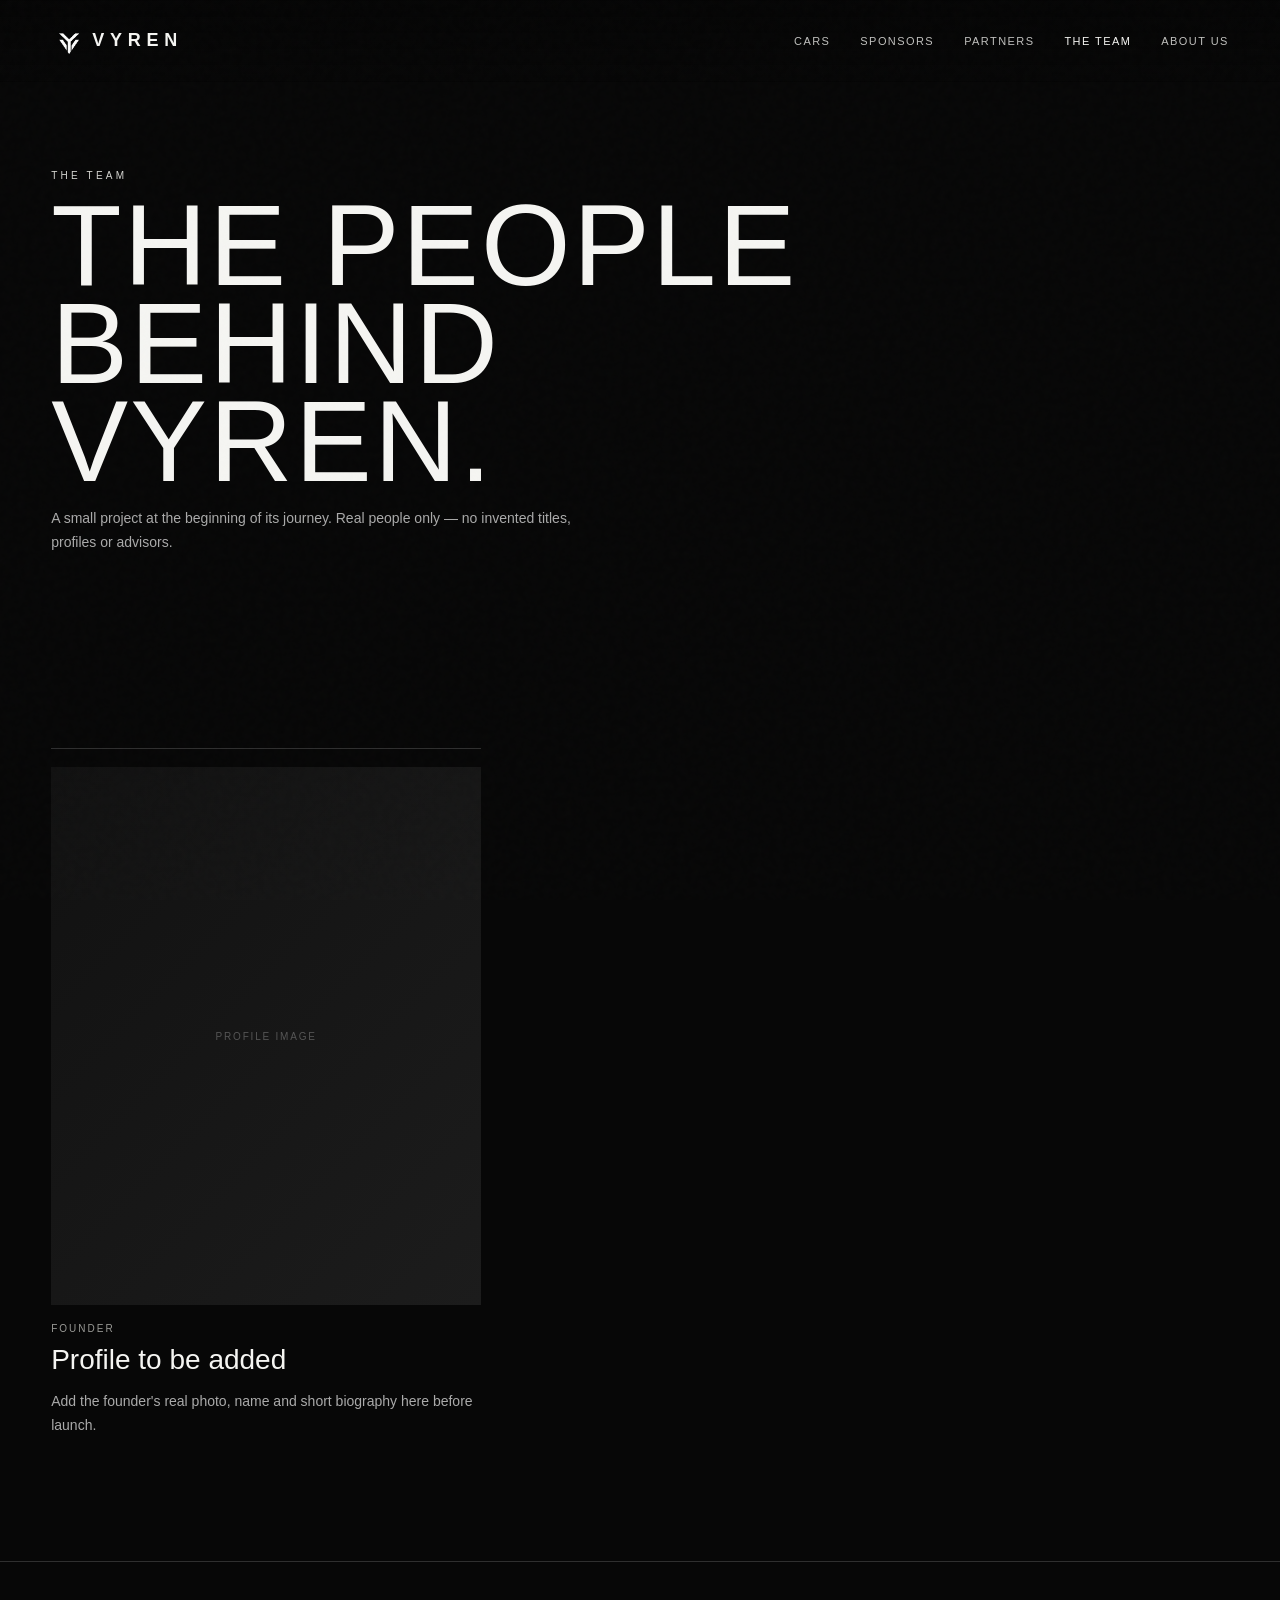
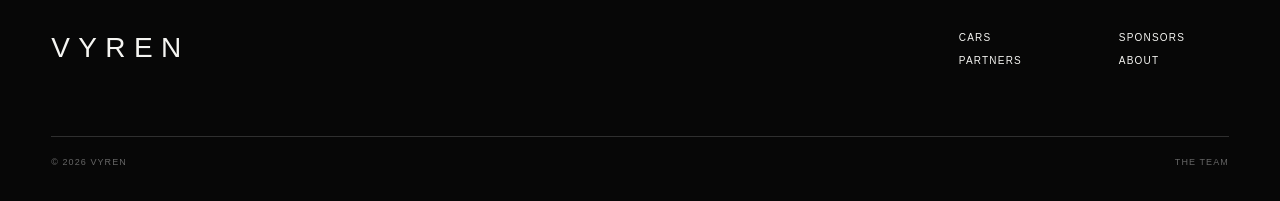
<file: team.html>
<!doctype html><html lang="en"><head><meta charset="utf-8"><meta name="viewport" content="width=device-width,initial-scale=1"><title>The Team — VYREN</title><link rel="stylesheet" href="styles.css"></head><body><header class="header"><a class="brand" href="index.html"><img src="assets/vyren-mark.png" alt="VYREN">VYREN</a><nav class="nav"><a href="cars.html">Cars</a><a href="sponsors.html">Sponsors</a><a href="partners.html">Partners</a><a class="active" href="team.html">The Team</a><a href="about.html">About Us</a></nav><button class="menu">☰</button></header><main><section class="page-hero"><div class="inner"><div class="kicker">THE TEAM</div><h1>THE PEOPLE<br>BEHIND VYREN.</h1><p class="lead">A small project at the beginning of its journey. Real people only — no invented titles, profiles or advisors.</p></div></section><section class="section"><div class="team-card reveal"><div class="placeholder-photo">PROFILE IMAGE</div><div class="section-index">FOUNDER</div><h3 style="font-size:28px;font-weight:400;margin:10px 0">Profile to be added</h3><p class="lead">Add the founder's real photo, name and short biography here before launch.</p></div></section></main><footer class="footer"><div class="footer-top"><div class="footer-brand">VYREN</div><div class="footer-nav"><a href="cars.html">Cars</a><a href="sponsors.html">Sponsors</a><a href="partners.html">Partners</a><a href="about.html">About</a></div></div><div class="footer-bottom"><span>© 2026 VYREN</span><span>The team</span></div></footer><script src="script.js"></script></body></html>
</file>
<file: styles.css>
:root{--bg:#070707;--panel:#0d0d0d;--ink:#f5f5f2;--muted:#9a9a96;--line:rgba(255,255,255,.16);--pad:clamp(22px,4vw,68px)}
*{box-sizing:border-box}html{scroll-behavior:smooth;background:var(--bg)}body{margin:0;background:var(--bg);color:var(--ink);font-family:Arial,Helvetica,sans-serif;-webkit-font-smoothing:antialiased}a{color:inherit;text-decoration:none}button,input,textarea,select{font:inherit}img{display:block;max-width:100%}
body:before{content:"";position:fixed;inset:0;pointer-events:none;z-index:99;opacity:.035;background-image:url("data:image/svg+xml,%3Csvg viewBox='0 0 160 160' xmlns='http://www.w3.org/2000/svg'%3E%3Cfilter id='n'%3E%3CfeTurbulence type='fractalNoise' baseFrequency='.8' numOctaves='4' stitchTiles='stitch'/%3E%3C/filter%3E%3Crect width='100%25' height='100%25' filter='url(%23n)' opacity='.5'/%3E%3C/svg%3E")}
.header{position:fixed;top:0;left:0;right:0;height:82px;padding:0 var(--pad);display:flex;align-items:center;justify-content:space-between;z-index:50;border-bottom:1px solid transparent;transition:.35s;background:linear-gradient(#050505b8,transparent)}.header.scrolled{background:#080808e8;backdrop-filter:blur(14px);border-color:var(--line)}.brand{display:flex;align-items:center;gap:13px;letter-spacing:.32em;font-size:18px;font-weight:600}.brand img{width:28px;height:28px;object-fit:contain}.nav{display:flex;gap:30px;font-size:11px;letter-spacing:.13em;text-transform:uppercase}.nav a{opacity:.78;transition:.2s}.nav a:hover,.nav a.active{opacity:1}.menu{display:none;background:none;border:0;color:white;font-size:23px}
.hero{height:100svh;min-height:650px;position:relative;overflow:hidden;background:#090909}.slides,.slide{position:absolute;inset:0}.slide{opacity:0;transition:opacity 1s ease;pointer-events:none}.slide.active{opacity:1;pointer-events:auto}.slide img{width:100%;height:100%;object-fit:cover;object-position:center 48%;filter:brightness(.72) contrast(1.05)}.slide:after{content:"";position:absolute;inset:0;background:linear-gradient(90deg,rgba(0,0,0,.82) 0%,rgba(0,0,0,.3) 46%,rgba(0,0,0,.12) 72%),linear-gradient(0deg,rgba(0,0,0,.5),transparent 50%)}
.storybar{position:absolute;z-index:5;top:104px;left:var(--pad);right:var(--pad);display:grid;grid-template-columns:repeat(4,1fr);gap:18px}.story{border:0;background:none;color:#fff;padding:0;text-align:left;cursor:pointer}.story .track{height:2px;background:rgba(255,255,255,.28);display:block;overflow:hidden;margin-bottom:10px}.story .fill{display:block;width:0;height:100%;background:white}.story.active .fill{animation:fill 6s linear forwards}.story.done .fill{width:100%}.story-label{font-size:9px;letter-spacing:.18em;opacity:.7}.story.active .story-label{opacity:1}@keyframes fill{to{width:100%}}
.hero-copy{position:absolute;z-index:4;left:var(--pad);bottom:11vh;max-width:580px}.eyebrow,.kicker{font-size:10px;letter-spacing:.32em;text-transform:uppercase;color:#d4d4d0}.hero h1{font-weight:400;font-size:clamp(52px,7.4vw,112px);line-height:.83;letter-spacing:.035em;margin:20px 0 22px}.hero h1 span{display:block}.hero p{max-width:430px;color:#d0d0cd;line-height:1.6;font-size:13px}.btn{display:inline-flex;align-items:center;gap:22px;margin-top:26px;padding:15px 20px;background:#f3f3ef;color:#080808;font-size:10px;letter-spacing:.12em;text-transform:uppercase;transition:.25s}.btn:hover{transform:translateY(-2px);background:white}.btn.ghost{background:transparent;color:white;border:1px solid var(--line)}
.hero-meta{position:absolute;right:var(--pad);bottom:7vh;z-index:5;text-align:right;font-size:9px;letter-spacing:.28em;line-height:1.8;text-transform:uppercase;color:#d7d7d3}.scrollcue{position:absolute;bottom:0;left:50%;z-index:5;width:1px;height:48px;background:linear-gradient(white,transparent)}
.section{padding:110px var(--pad)}.section.light{background:#ecece8;color:#0b0b0b}.section-head{display:flex;justify-content:space-between;align-items:flex-end;gap:40px;margin-bottom:48px}.section-index{font-size:10px;letter-spacing:.2em;color:var(--muted)}h2{font-size:clamp(36px,5vw,76px);font-weight:400;line-height:.95;letter-spacing:.02em;margin:12px 0}.lead{max-width:560px;color:#aaa;line-height:1.7;font-size:14px}.light .lead{color:#555}.feature{display:grid;grid-template-columns:1.55fr .7fr;gap:18px;min-height:620px}.feature-media{position:relative;overflow:hidden;background:#111}.feature-media img{width:100%;height:100%;object-fit:cover;transition:transform .8s}.feature-media:hover img{transform:scale(1.018)}.feature-side{border:1px solid var(--line);padding:34px;display:flex;flex-direction:column;justify-content:space-between}.spec-label{font-size:9px;letter-spacing:.2em;color:#888;text-transform:uppercase}.spec-value{font-size:18px;margin-top:8px}.status{display:inline-block;border:1px solid var(--line);padding:9px 11px;font-size:9px;letter-spacing:.16em;text-transform:uppercase}.timeline{display:grid;grid-template-columns:repeat(4,1fr);border-top:1px solid var(--line)}.step{padding:26px 22px 0 0;position:relative}.step:before{content:"";width:6px;height:6px;border-radius:50%;background:#555;position:absolute;top:-4px}.step.current:before{background:#fff;box-shadow:0 0 0 5px #ffffff15}.step b{font-size:11px;letter-spacing:.12em;text-transform:uppercase}.step p{font-size:12px;color:#777;line-height:1.55}.editorial{display:grid;grid-template-columns:.75fr 1.25fr;gap:8vw;align-items:center}.editorial img{width:100%;aspect-ratio:4/5;object-fit:cover}.quote{font-size:clamp(28px,4vw,58px);font-weight:400;line-height:1.08;margin:0 0 30px}.cards{display:grid;grid-template-columns:repeat(3,1fr);gap:1px;background:var(--line);border:1px solid var(--line)}.card{background:var(--bg);min-height:250px;padding:30px;display:flex;flex-direction:column;justify-content:space-between}.card .plus{font-size:28px;font-weight:200;color:#666}.card h3{font-weight:400;font-size:20px;letter-spacing:.05em}.card p{font-size:12px;color:#888;line-height:1.6}.cta-band{position:relative;min-height:520px;display:flex;align-items:flex-end;padding:var(--pad);overflow:hidden}.cta-band img{position:absolute;inset:0;width:100%;height:100%;object-fit:cover;filter:brightness(.48)}.cta-band:after{content:"";position:absolute;inset:0;background:linear-gradient(90deg,#000b,transparent)}.cta-content{position:relative;z-index:2;max-width:700px}.cta-content h2{font-size:clamp(46px,6vw,92px)}
.page-hero{min-height:62vh;padding:170px var(--pad) 70px;display:flex;align-items:flex-end;position:relative;overflow:hidden}.page-hero.has-image{min-height:78vh}.page-hero>img{position:absolute;inset:0;width:100%;height:100%;object-fit:cover;filter:brightness(.5)}.page-hero:after{content:"";position:absolute;inset:0;background:linear-gradient(0deg,#070707 0%,transparent 70%)}.page-hero .inner{position:relative;z-index:2;max-width:850px}.page-hero h1{font-size:clamp(58px,9vw,140px);font-weight:400;letter-spacing:.02em;line-height:.85;margin:16px 0}.grid-gallery{display:grid;grid-template-columns:1.25fr .75fr;gap:8px}.grid-gallery img{width:100%;height:560px;object-fit:cover}.grid-gallery img:nth-child(2){height:560px}.contact{display:grid;grid-template-columns:.75fr 1.25fr;gap:8vw}.form{display:grid;gap:14px}.form input,.form textarea,.form select{width:100%;background:transparent;color:white;border:0;border-bottom:1px solid #333;padding:16px 0;outline:none;border-radius:0}.form textarea{min-height:130px;resize:vertical}.form select option{background:#111}.form button{justify-self:start;border:0;cursor:pointer}.team-card{max-width:430px;border-top:1px solid var(--line);padding-top:18px}.placeholder-photo{aspect-ratio:4/5;background:linear-gradient(135deg,#111,#1c1c1c);display:grid;place-items:center;color:#555;font-size:10px;letter-spacing:.18em;margin-bottom:18px}.legal-list{border-top:1px solid var(--line)}.legal-list a{display:flex;justify-content:space-between;padding:20px 0;border-bottom:1px solid var(--line);font-size:12px;letter-spacing:.12em;text-transform:uppercase}.footer{padding:70px var(--pad) 34px;border-top:1px solid var(--line)}.footer-top{display:flex;justify-content:space-between;gap:40px;align-items:flex-start}.footer-brand{font-size:28px;letter-spacing:.3em}.footer-nav{display:grid;grid-template-columns:repeat(2,minmax(110px,1fr));gap:12px 50px;font-size:10px;letter-spacing:.12em;text-transform:uppercase}.footer-bottom{margin-top:70px;padding-top:20px;border-top:1px solid var(--line);display:flex;justify-content:space-between;color:#666;font-size:9px;letter-spacing:.12em;text-transform:uppercase}
.reveal{opacity:0;transform:translateY(18px);transition:opacity .8s,transform .8s}.reveal.visible{opacity:1;transform:none}
@media(max-width:820px){.header{height:68px}.nav{display:none}.menu{display:block}.storybar{top:82px;gap:7px}.story-label{display:none}.hero{min-height:680px}.hero-copy{bottom:12vh}.hero h1{font-size:56px}.hero-meta{display:none}.feature,.editorial,.contact{grid-template-columns:1fr}.feature{min-height:auto}.feature-media{height:460px}.feature-side{min-height:330px}.timeline{grid-template-columns:1fr 1fr;gap:30px 0}.cards{grid-template-columns:1fr}.grid-gallery{grid-template-columns:1fr}.grid-gallery img,.grid-gallery img:nth-child(2){height:390px}.section{padding-top:78px;padding-bottom:78px}.section-head{align-items:flex-start;flex-direction:column}.footer-top{flex-direction:column}.page-hero{padding-top:130px}.page-hero.has-image{min-height:70vh}}
@media(max-width:520px){:root{--pad:20px}.brand{font-size:15px}.brand img{width:24px}.hero-copy{bottom:13vh}.hero h1{font-size:48px}.hero p{font-size:12px}.feature-media{height:350px}.timeline{grid-template-columns:1fr}.page-hero h1{font-size:56px}.grid-gallery img,.grid-gallery img:nth-child(2){height:300px}.footer-bottom{gap:15px;flex-direction:column}}
@media(prefers-reduced-motion:reduce){*{scroll-behavior:auto!important;animation:none!important;transition:none!important}}
</file>
